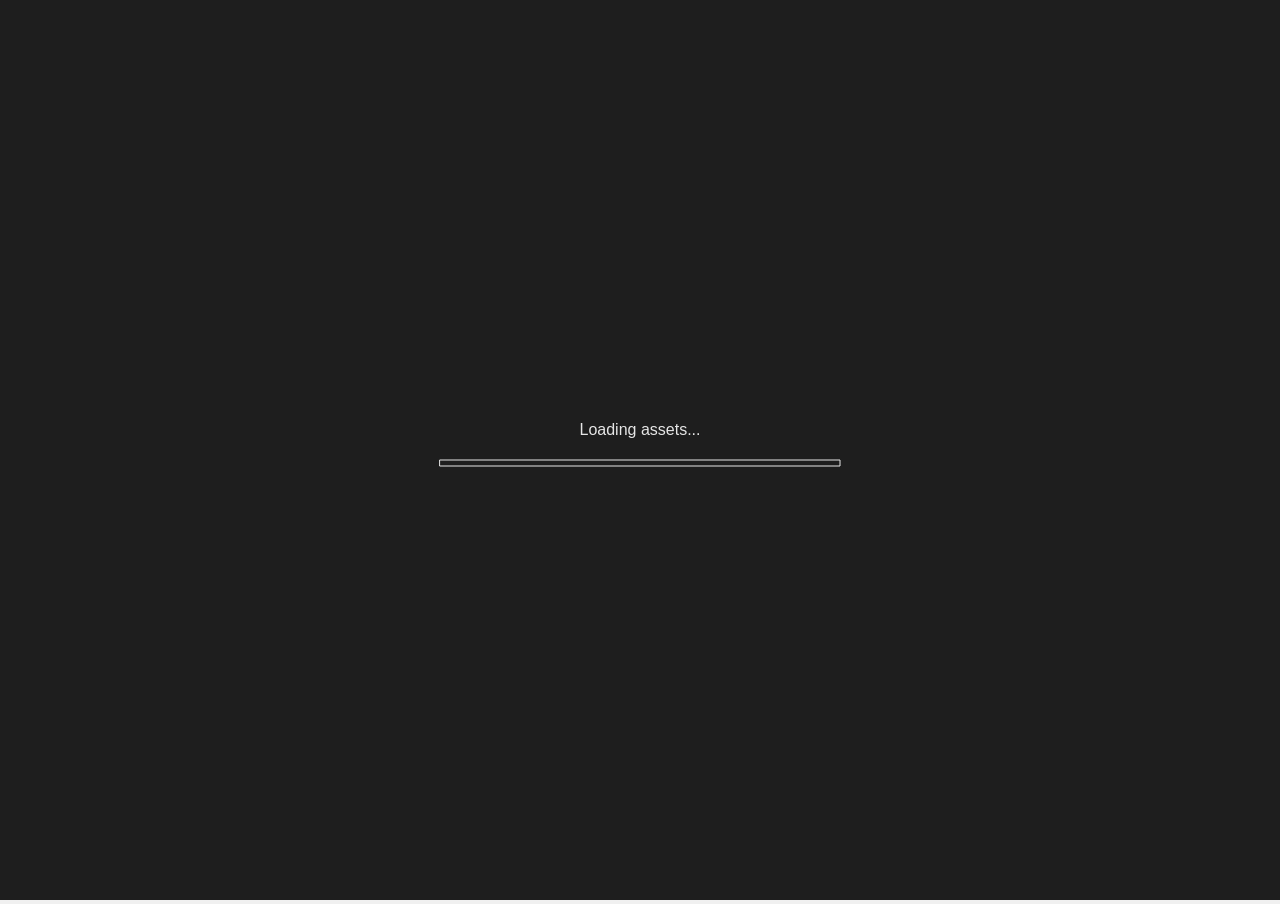
<file: index.html>
<!DOCTYPE html>
<html lang="en">
<head>
    <meta charset="UTF-8">
    <meta name="viewport" content="width=device-width, initial-scale=1.0">
    <title>Loading good times</title>
</head>
<body>
    <script>
  fetch('current.txt')
    .then(function(response) {
      return response.text();
    })
    .then(function(sketchName) {
      window.location.href = 'sketches/' + sketchName.trim() + '/';
    });
</script>

</body>
</html>
</file>
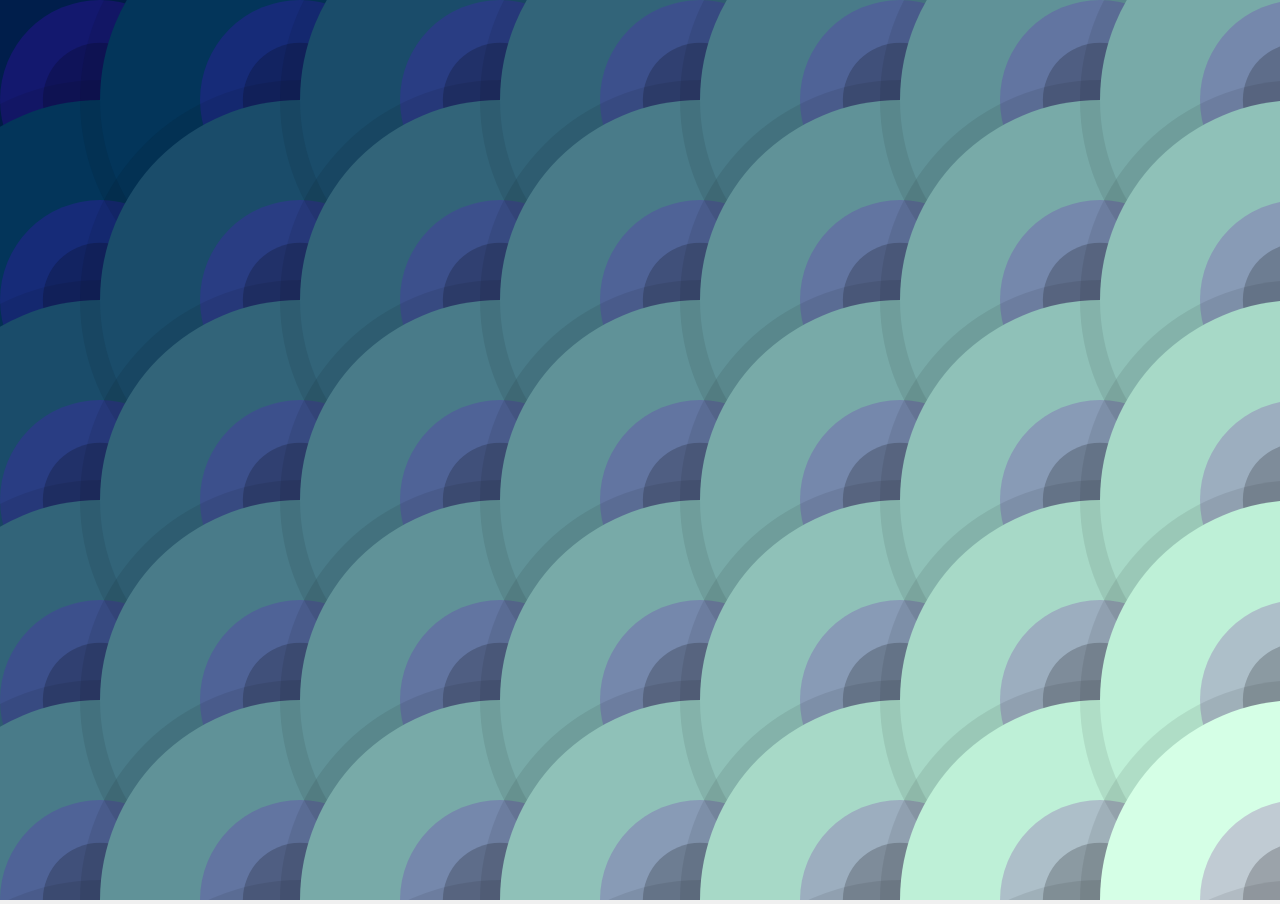
<file: sketches/grid.v1/index.html>
<!DOCTYPE html>
<html lang="en">
<head>
    <meta charset="UTF-8">
    <meta name="viewport" content="width=device-width, initial-scale=1.0">
    <title>Fish Scales</title>
    <link rel="stylesheet" href="css/style.css">
    <script src="js/p5.js"></script>
    
</head>
<body>
    <script src="sketch.js"></script>
</body>
</html>
</file>
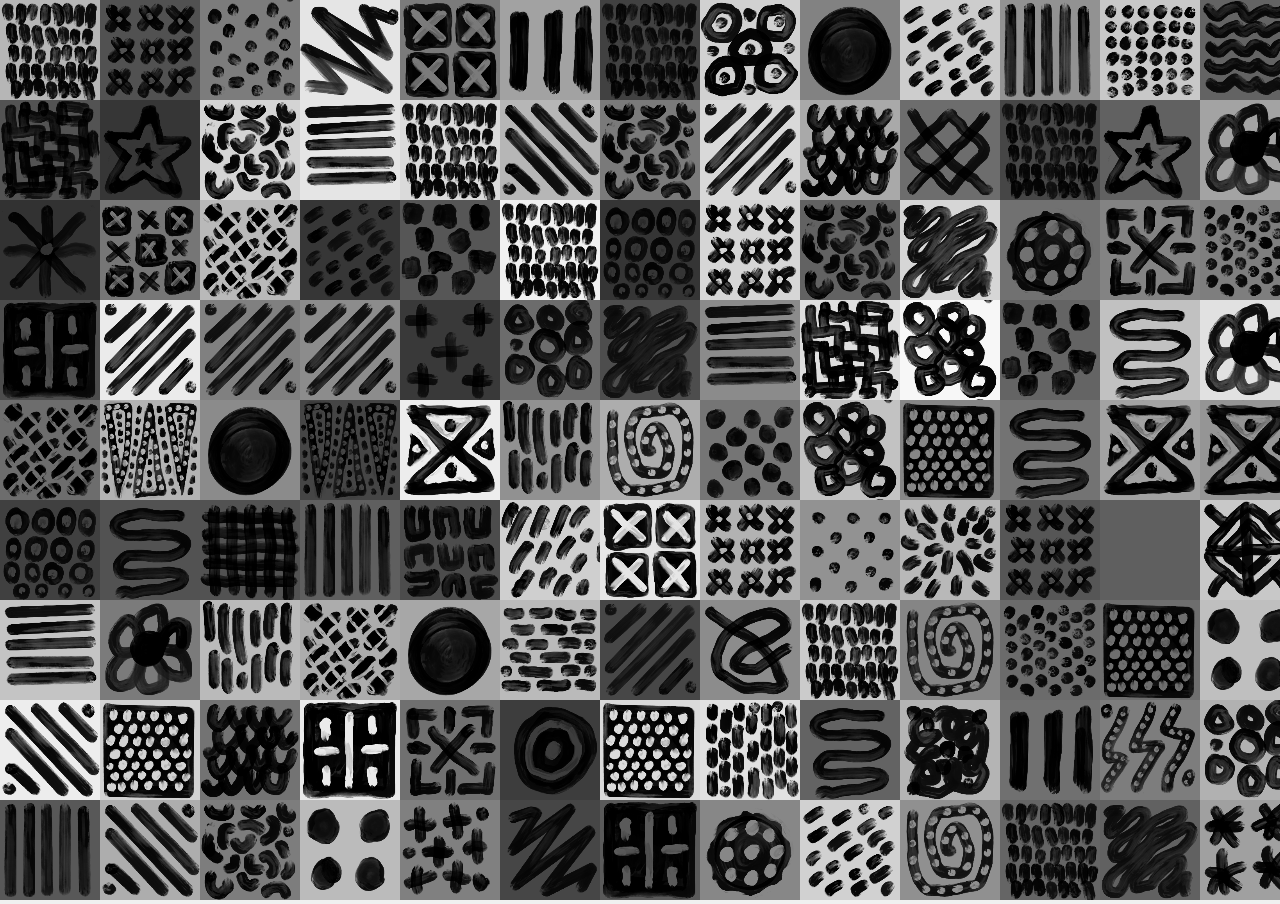
<file: sketches/grid.v2/index.html>
<!DOCTYPE html>
<html lang="en">
<head>
    <meta charset="UTF-8">
    <meta name="viewport" content="width=device-width, initial-scale=1.0">
    <title>Fish Scales</title>
    <link rel="stylesheet" href="css/style.css">
    <script src="js/p5.js"></script>
    <script src="js/utils/save.js"></script>
</head>
<body>
    <script src="sketch.js"></script>
</body>
</html>
</file>
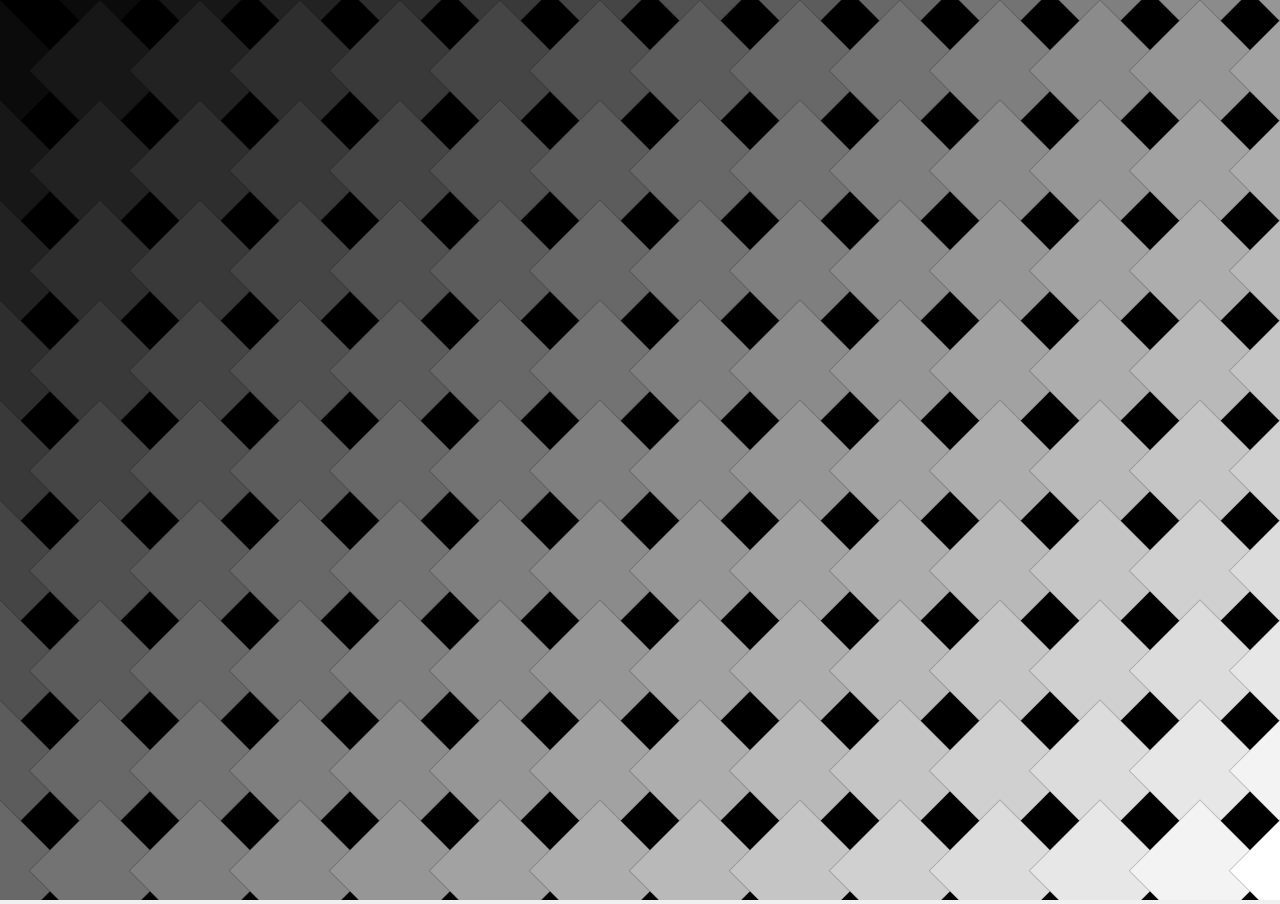
<file: sketches/nested-loops_rotated-tiles/index.html>
<!DOCTYPE html>
<html lang="en">
<head>
    <meta charset="UTF-8">
    <meta name="viewport" content="width=device-width, initial-scale=1.0">
    <title>Project Name</title>
    <link rel="stylesheet" href="css/style.css">
    <script src="js/p5.js"></script>
    <script src="js/addons/p5.sound.min.js"></script>
    <script src="js/utils/save.js"></script>
    <script src="js/utils/hud.js"></script>
</head>
<body>
    <script src="sketch.js"></script>
</body>
</html>
</file>
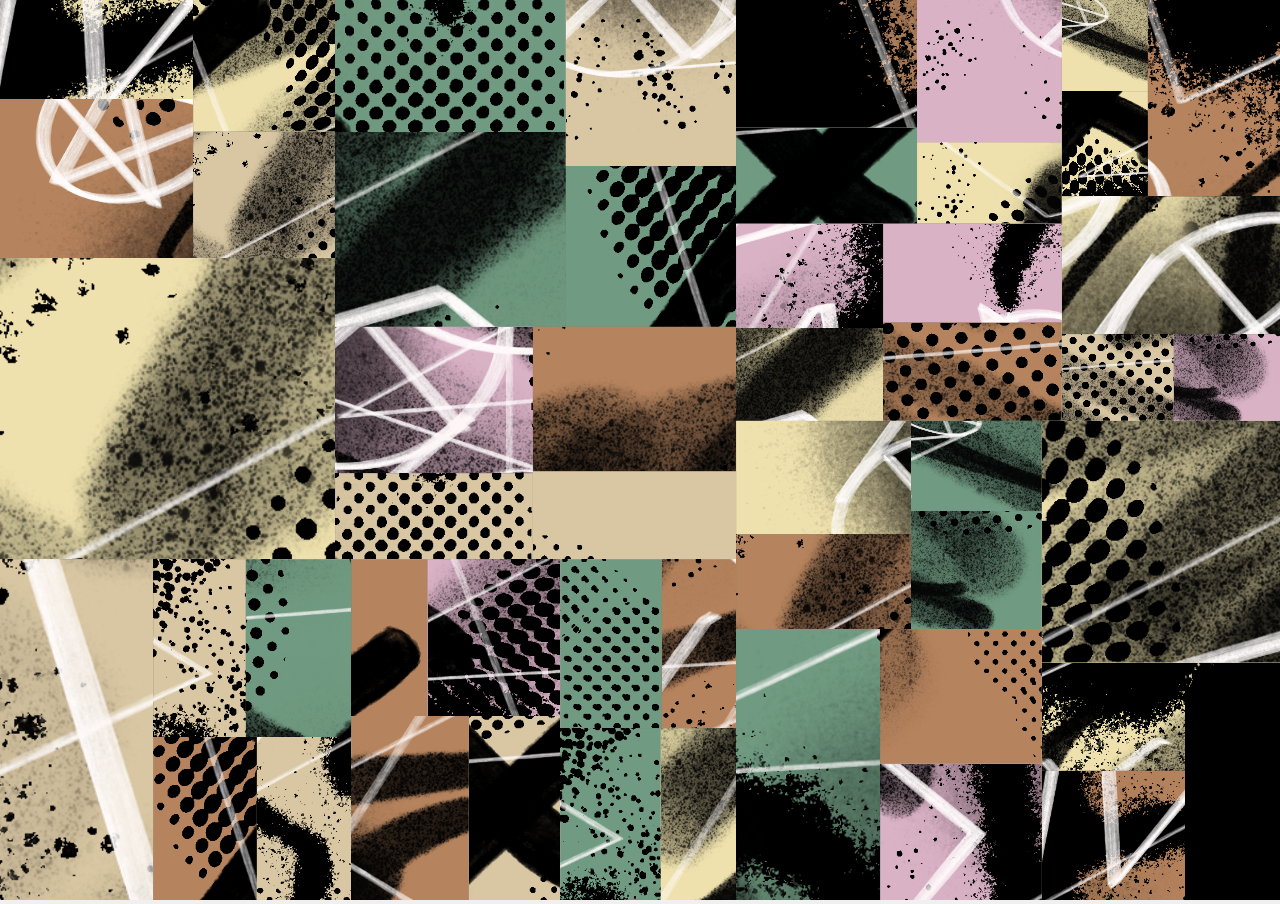
<file: sketches/recursive-grid.v2/index.html>
<!DOCTYPE html>
<html lang="en">
<head>
    <meta charset="UTF-8">
    <meta name="viewport" content="width=device-width, initial-scale=1.0">
    <title>Good Times</title>
    <link rel="stylesheet" href="css/style.css">
    <script src="js/p5.js"></script>
    <script src="js/utils/save.js"></script>
</head>
<body>
    <script src="sketch.js"></script>
</body>
</html>
</file>
<file: sketches/grid.v1/css/style.css>
* {
    margin: 0;
    padding: 0;
    box-sizing: border-box;
}

body {
    display: flex;
    justify-content: center;
    align-items: center;
    min-height: 100vh;
    background: #f0f0f0;
}
</file>
<file: sketches/grid.v2/css/style.css>
* {
    margin: 0;
    padding: 0;
    box-sizing: border-box;
}

body {
    display: flex;
    justify-content: center;
    align-items: center;
    min-height: 100vh;
    background: #f0f0f0;
    overflow: hidden;
}
</file>
<file: sketches/nested-loops_rotated-tiles/css/style.css>
* {
    margin: 0;
    padding: 0;
    box-sizing: border-box;
}

body {
    display: flex;
    justify-content: center;
    align-items: center;
    min-height: 100vh;
    background: #f0f0f0;
}
</file>
<file: sketches/recursive-grid.v2/css/style.css>
* {
    margin: 0;
    padding: 0;
    box-sizing: border-box;
}

body {
    display: flex;
    justify-content: center;
    align-items: center;
    min-height: 100vh;
    background: #f0f0f0;
    overflow: hidden;
}
</file>
